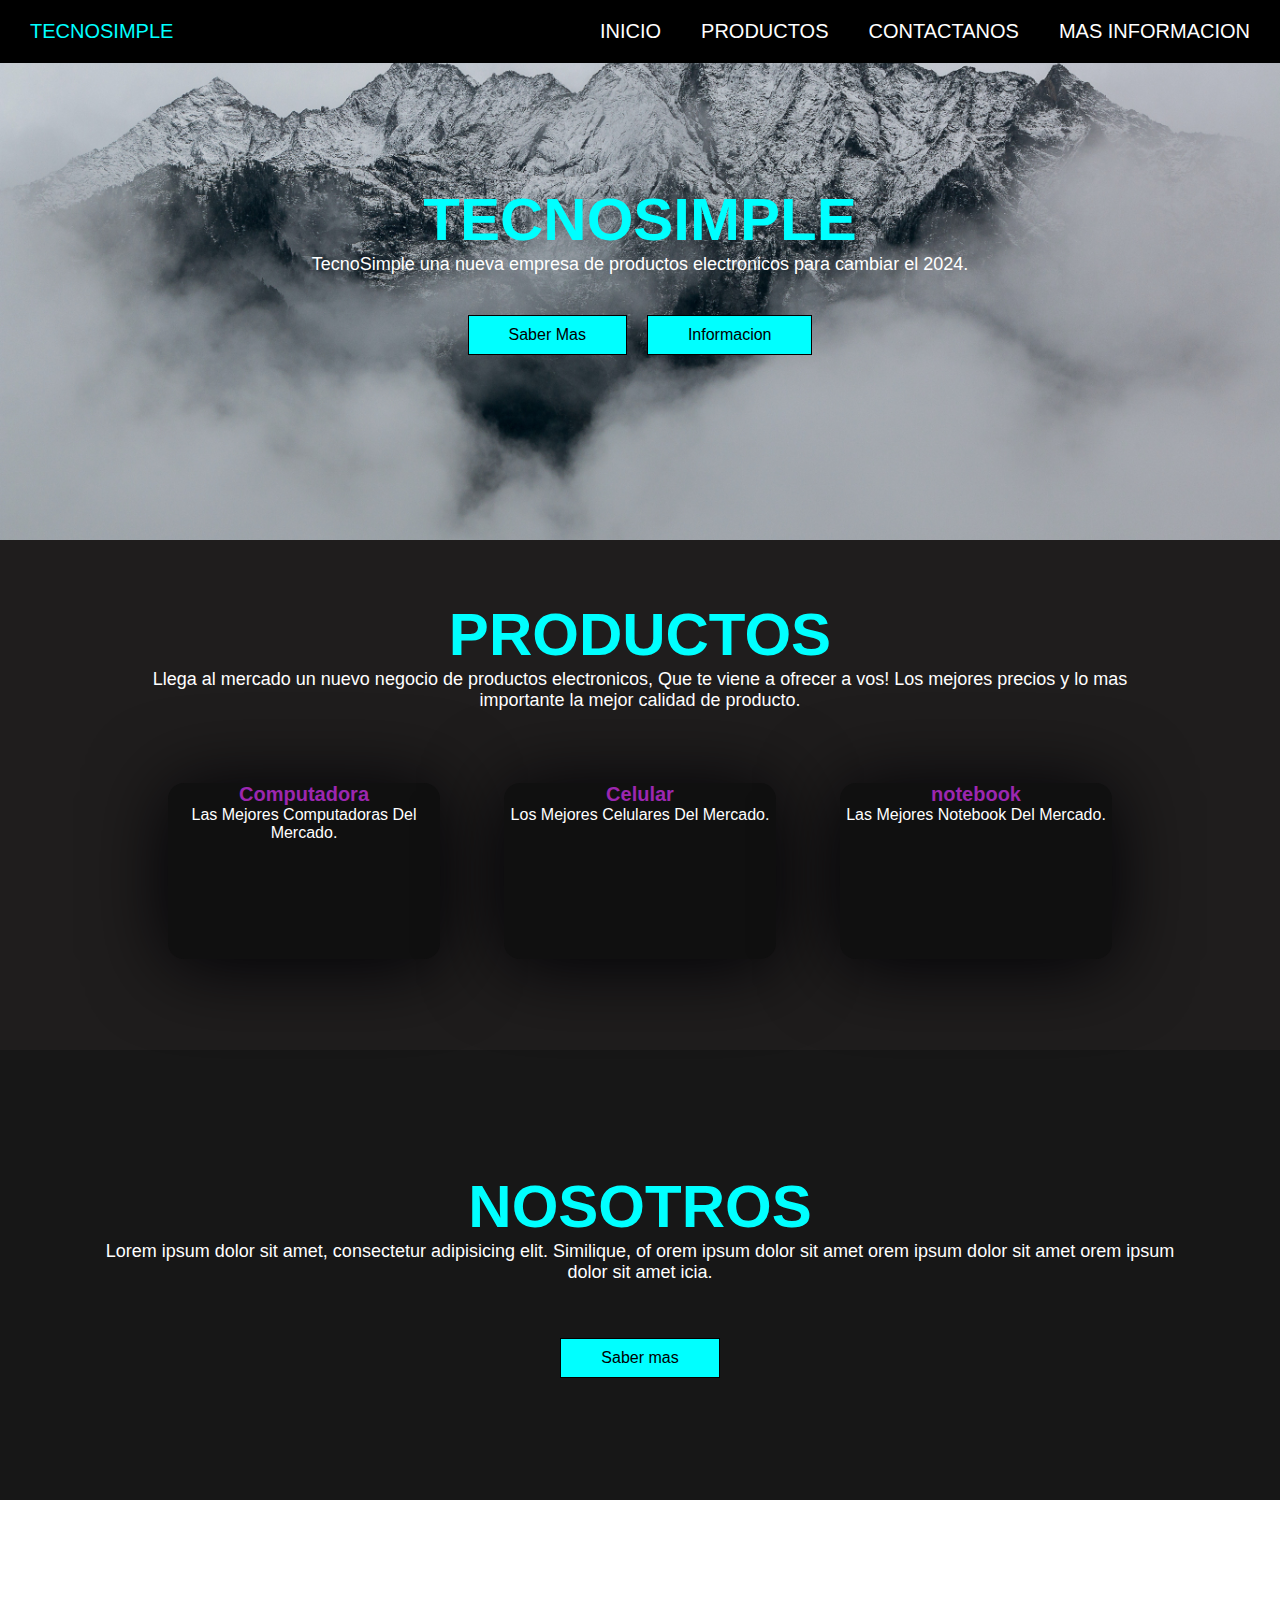
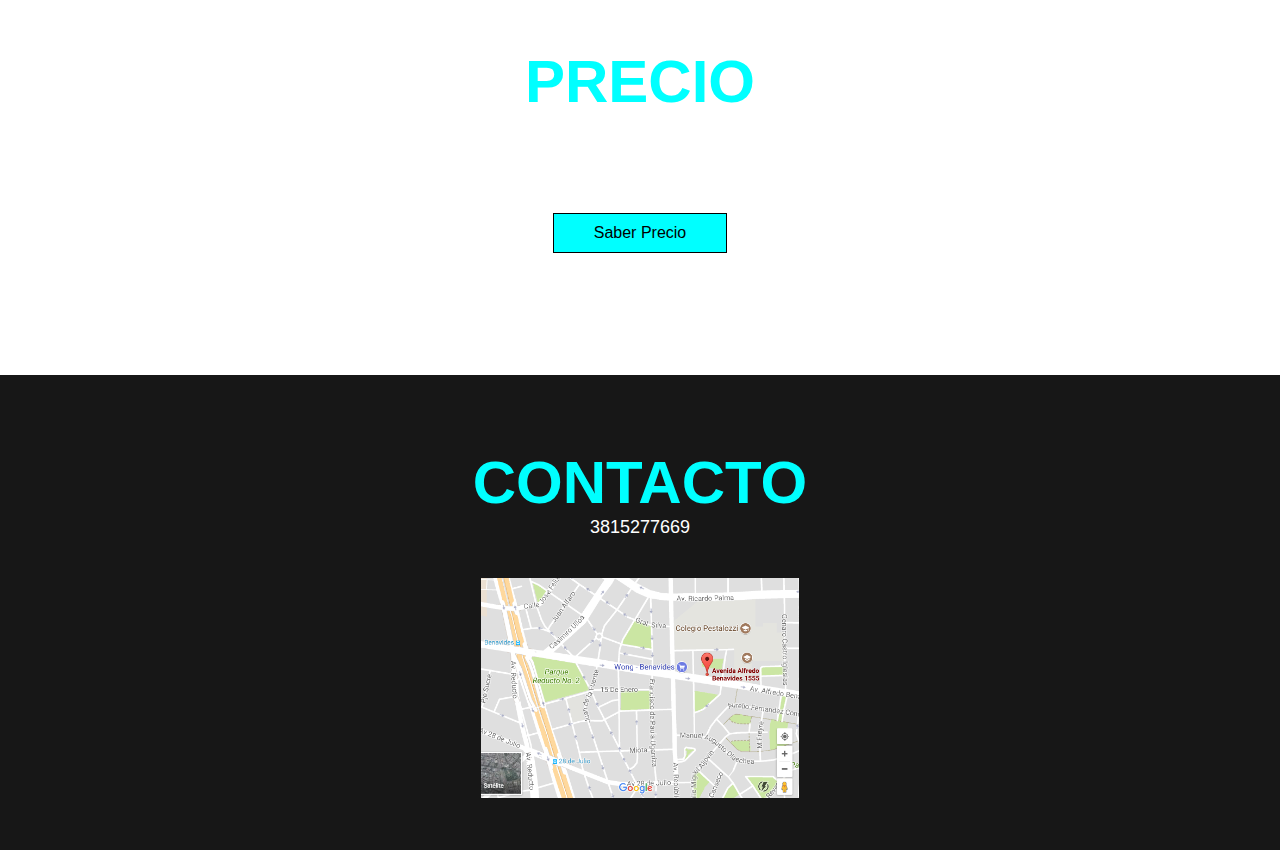
<file: index.html>
<!DOCTYPE html>
<html lang="es">
  <head>
    <meta charset="UTF-8" />
    <meta name="viewport" content="width=device-width, initial-scale=1.0" />
    <link rel="stylesheet" href="./assets/estilos.css" />
    <title>Mi Pagina</title>
  </head>
  <body>
    <div class="head">
      <div class="TecnoSimple">
        <a href="./index.html">TecnoSimple</a>
      </div>

      <nav class="navbar">
        <a href="./index.html">Inicio</a>
        <a href="./pages/productos.html">Productos</a>
        <a href="./pages/contacto.html">Contactanos</a>
        <a href="./pages/informacion.html">Mas Informacion</a>
      </nav>
    </div>

    <header class="content header">
      <h2 class="title">TecnoSimple</h2>
      <p>
        TecnoSimple una nueva empresa de productos electronicos para cambiar el
        2024.
      </p>

      <div class="btn-home">
        <a href="#" class="btn">Saber Mas</a>
        <a href="#" class="btn">Informacion</a>
      </div>
    </header>

    <section class="content sau">
      <h2 class="title">Productos</h2>
      <p>
        Llega al mercado un nuevo negocio de productos electronicos, Que te
        viene a ofrecer a vos! Los mejores precios y lo mas importante la mejor
        calidad de producto.
      </p>

      <div class="box-container">
        <div class="box">
          <i class="fab fa-angular"></i>
          <h3>Computadora</h3>
          <p>Las Mejores Computadoras Del Mercado.</p>
        </div>

        <div class="box">
          <i class="fab fa-apple"></i>
          <h3>Celular</h3>
          <p>Los Mejores Celulares Del Mercado.</p>
        </div>
        <div class="box">
          <i class="fab fa-android"></i>
          <h3>notebook</h3>
          <p>Las Mejores Notebook Del Mercado.</p>
        </div>
      </div>
    </section>

    <section class="content about">
      <h2 class="title">Nosotros</h2>
      <p>
        Lorem ipsum dolor sit amet, consectetur adipisicing elit. Similique, of
        orem ipsum dolor sit amet orem ipsum dolor sit amet orem ipsum dolor sit
        amet icia.
      </p>

      <a href="#" class="btn">Saber mas</a>
    </section>

    <section class="content price">
      <article class="contain">
        <h2 class="title">Precio</h2>
        <p>
          Lorem ipsum dolor sit amet, consectetur adipisicing elit. Similique,
          of orem ipsum dolor sit amet orem ipsum dolor sit amet orem ipsum
          dolor sit amet icia.
        </p>

        <a href="#" class="btn">Saber Precio</a>
      </article>
    </section>

    <section class="content contact">
      <h2 class="title">Contacto</h2>

      <p>3815277669</p>

      <figure class="map">
        <img
          src="./assets/imagenes/mapa.png"
          height="220px"
          width="100%"
          alt="mapa"
        />
      </figure>
    </section>
  </body>
</html>
</file>
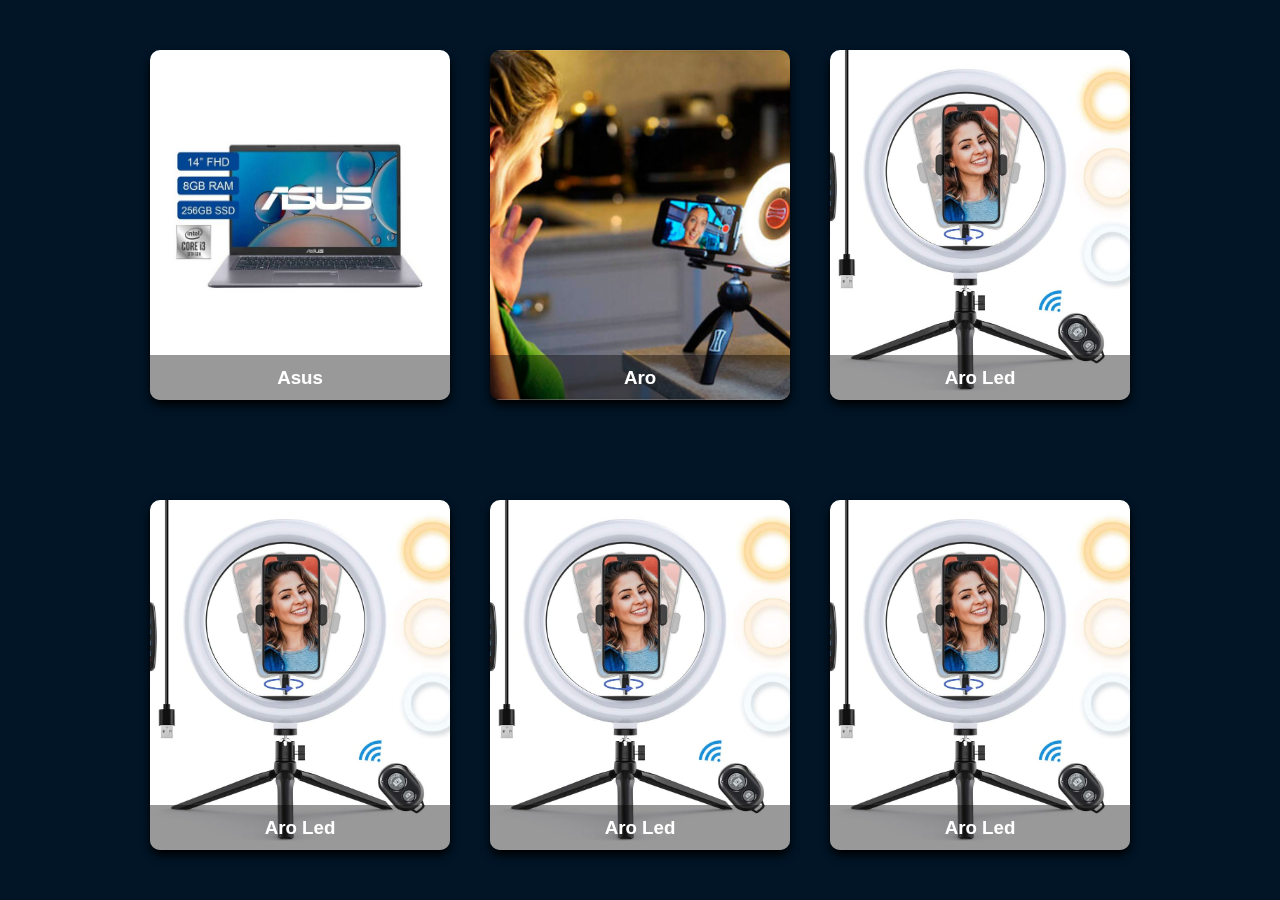
<file: pages/productos.html>
<!DOCTYPE html>
<html lang="en">
  <head>
    <meta charset="UTF-8" />
    <meta name="viewport" content="width=device-width, initial-scale=1.0" />
    <title>Productos</title>
    <link rel="stylesheet" href="productos.css" />
  </head>
  <body>
    <div class="card">
      <div class="face front">
        <img src="/assets/imagenes/gsc_124025094_3824618_1.jpg" alt="" />
        <h3>Asus</h3>
      </div>
      <div class="face back">
        <h3>Asus</h3>
        <p>
          Lorem ipsum dolor sit amet. Lorem ipsum dolor sit amet. Lorem ipsum
          dolor sit amet. Lorem ipsum dolor sit amet. Lorem ipsum dolor sit
          amet. Lorem ipsum dolor sit amet. Lorem ipsum dolor sit amet. Lorem
          ipsum dolor sit amet.
        </p>
        <div class="link">
          <a href="#">Mas Info</a>
        </div>
      </div>
    </div>

    <div class="card">
      <div class="face front">
        <img src="/assets/imagenes/mipaginaaroled.jpeg" alt="" />
        <h3>Aro</h3>
      </div>
      <div class="face back">
        <h3>Aro</h3>
        <p>
          Lorem ipsum dolor sit amet. Lorem ipsum dolor sit amet. Lorem ipsum
          dolor sit amet. Lorem ipsum dolor sit amet. Lorem ipsum dolor sit
          amet. Lorem ipsum dolor sit amet. Lorem ipsum dolor sit amet. Lorem
          ipsum dolor sit amet.
        </p>
        <div class="link">
          <a href="#">Mas Info</a>
        </div>
      </div>
    </div>

    <div class="card">
      <div class="face front">
        <img src="/assets/imagenes/mipaginaaroled2.jpg" alt="" />
        <h3>Aro Led</h3>
      </div>
      <div class="face back">
        <h3>Aro Led</h3>
        <p>
          Lorem ipsum dolor sit amet. Lorem ipsum dolor sit amet. Lorem ipsum
          dolor sit amet. Lorem ipsum dolor sit amet. Lorem ipsum dolor sit
          amet. Lorem ipsum dolor sit amet. Lorem ipsum dolor sit amet. Lorem
          ipsum dolor sit amet.
        </p>
        <div class="link">
          <a href="#">Mas Info</a>
        </div>
      </div>
    </div>

    <div class="card">
      <div class="face front">
        <img src="/assets/imagenes/mipaginaaroled2.jpg" alt="" />
        <h3>Aro Led</h3>
      </div>
      <div class="face back">
        <h3>Aro Led</h3>
        <p>
          Lorem ipsum dolor sit amet. Lorem ipsum dolor sit amet. Lorem ipsum
          dolor sit amet. Lorem ipsum dolor sit amet. Lorem ipsum dolor sit
          amet. Lorem ipsum dolor sit amet. Lorem ipsum dolor sit amet. Lorem
          ipsum dolor sit amet.
        </p>
        <div class="link">
          <a href="#">Mas Info</a>
        </div>
      </div>
    </div>

    <div class="card">
      <div class="face front">
        <img src="/assets/imagenes/mipaginaaroled2.jpg" alt="" />
        <h3>Aro Led</h3>
      </div>
      <div class="face back">
        <h3>Aro Led</h3>
        <p>
          Lorem ipsum dolor sit amet. Lorem ipsum dolor sit amet. Lorem ipsum
          dolor sit amet. Lorem ipsum dolor sit amet. Lorem ipsum dolor sit
          amet. Lorem ipsum dolor sit amet. Lorem ipsum dolor sit amet. Lorem
          ipsum dolor sit amet.
        </p>
        <div class="link">
          <a href="#">Mas Info</a>
        </div>
      </div>
    </div>

    <div class="card">
      <div class="face front">
        <img src="/assets/imagenes/mipaginaaroled2.jpg" alt="" />
        <h3>Aro Led</h3>
      </div>
      <div class="face back">
        <h3>Aro Led</h3>
        <p>
          Lorem ipsum dolor sit amet. Lorem ipsum dolor sit amet. Lorem ipsum
          dolor sit amet. Lorem ipsum dolor sit amet. Lorem ipsum dolor sit
          amet. Lorem ipsum dolor sit amet. Lorem ipsum dolor sit amet. Lorem
          ipsum dolor sit amet.
        </p>
        <div class="link">
          <a href="#">Mas Info</a>
        </div>
      </div>
    </div>
  </body>
</html>
</file>
<file: assets/estilos.css>
*{

    margin: 0;
    padding: 0;
    border: 0;
    font-size: 100%;
    vertical-align: baseline;

}

body {
text-align: center;

font-family: sans-serif;

}


.head {

display: flex;
align-items: center;
justify-content: space-between;
height: 63px;
background: #000000;
position: fixed;
width: 100%;
z-index: 100;

}

.navbar {

display: flex;
margin-right: 10px;

}

.TecnoSimple {

margin-left: 30px;

}

.TecnoSimple a {

text-decoration: none;
color: cyan ;
text-transform: uppercase;
font-size: 20px;

}


.navbar a {

display: block;
padding: 23px 20px;
color: #fff;
text-decoration: none;
text-transform: uppercase;
font-size: 20px;

}

.navbar a:hover {

background: #3f3f3f;

}

.header {

    display: flex;
    justify-content: center;
    align-items: center;
    
    }

    .header {

height: 60vh !important;
background: url(imagenes/header.jpg) no-repeat center;
background-size: cover;

    }

    .title {

        margin-bottom: 0px;
        font-size: 60px;
        font-weight: 600;
        text-transform: uppercase;
       color: cyan;
    }


    p {

margin-bottom: 40px;
font-size: 18px;
color: #ffffff;
padding: 0 100px;
    }

    .btn {

display: inline-block;
margin-top: 15px;
padding: 10px 40px;
border: 1px solid #000000;
color: rgb(0, 0, 0);
text-decoration: none;
background: cyan;

    }

.btn-hover {

background: none;

}

    .btn-home {

display: flex;

    }

    .btn-home a {

margin: 0 10px;

    }

.content {

height: 50vh;
display: flex;
flex-direction: column;
justify-content: center;
align-items: center;
}

.sau {

padding: 30px;
background: #1f1d1d;

} 

.box-container {

  display: flex;
  justify-content: center;
  flex-wrap: wrap;
  text-align: center;

}
    

.box-container .box {

height: 11rem;
width: 17rem;
background: #101010;
text-align: center;
border-radius: 1rem;
box-shadow: 0 .3rem 5rem rgba(0, 0, 5) ;
margin: 2rem;

}

.box-container .box .i {

height: 3rem;
width: 3rem;
line-height: 3rem;
text-align: center;
border-radius: 50%;
color: #fff;
background: #9c27b0;
font-size: 2rem;
margin: 1rem 0;

}

.box-container .box h3 {

font-size: 20px;
color: #9c27b0;

}


.box-container .box p {

padding: 0 5px;
font-size: 16px;

}

.about {

background: #171717;

}


.price {

background: url(imagenes/costos.jpg) no-repeat center;
background-attachment: fixed;
background-size: cover;
text-align: center;
padding-top: 25px;

}


.contact {

padding-top: 25px;
background: #171717;
padding-bottom: 0;
background-size: cover;
}


@media ( max-width: 768px) {

.title {

    margin-bottom: 0;
    font-size: 40px;
    
}

.sau {

height: 140vh;

}

.navbar {

    display: none;
}

}
</file>
<file: pages/productos.css>
* {
margin: 0;
padding: 0;
box-sizing: border-box;
font-family: sans-serif;


}


.head {

    display: flex;
    align-items: center;
    justify-content: space-between;
    height: 63px;
    background: #000000;
    position: fixed;
    width: 100%;
    z-index: 100;
    
    }
    
 



body {
display: flex;
flex-wrap: wrap;
align-items: center;
justify-content: center;
min-height: 100vh;
background: rgb(1, 21, 39);
}

.card { 
    position: relative;
    width: 300px;
    height: 350px;
    margin: 20px;

}

.card .face {

position: absolute;
width: 100%;
height: 100%;
backface-visibility: hidden;
border-radius: 10px;
overflow: hidden;
transition: .5s;

}

.card .front {

transform: perspective(600px) rotateY(0deg);
box-shadow: 0 5px 10px #000;

}


.card .front img {

position: absolute;
width: 100%;
height: 100%;
object-fit: cover;

}


.card .front h3 {
position: absolute;
bottom: 0;
    width: 100%;
    height: 45px;
    line-height: 45px;
    color: #fff;
    background: rgba(0,0,0,.4);
    text-align: center;
}


.card .back {

transform: perspective(600px)  rotateY(180deg);
background: rgb(3,35,54);
padding: 15px;
color: #f3f3f3;
display: flex;
flex-direction: column;
justify-content: space-between;
text-align: center;
box-shadow: 0 5px 10px #000;
}


.card .back .link {

    border-top: solid 1px #f3f3f3;
    height: 50px;
    line-height: 50px;
}

.card .back .link a {

color: #f3f3f3;

}

.card .back h3 { 

font-size: 30px;
margin-top: 20px;
letter-spacing: 2px;
}

.card .back p {

letter-spacing: 1px;

}

.card:hover .front {

    transform: perspective(600px) rotateY(180deg);
}


.card:hover .back {

    transform: perspective(600px) rotateY(360deg);
}
</file>
